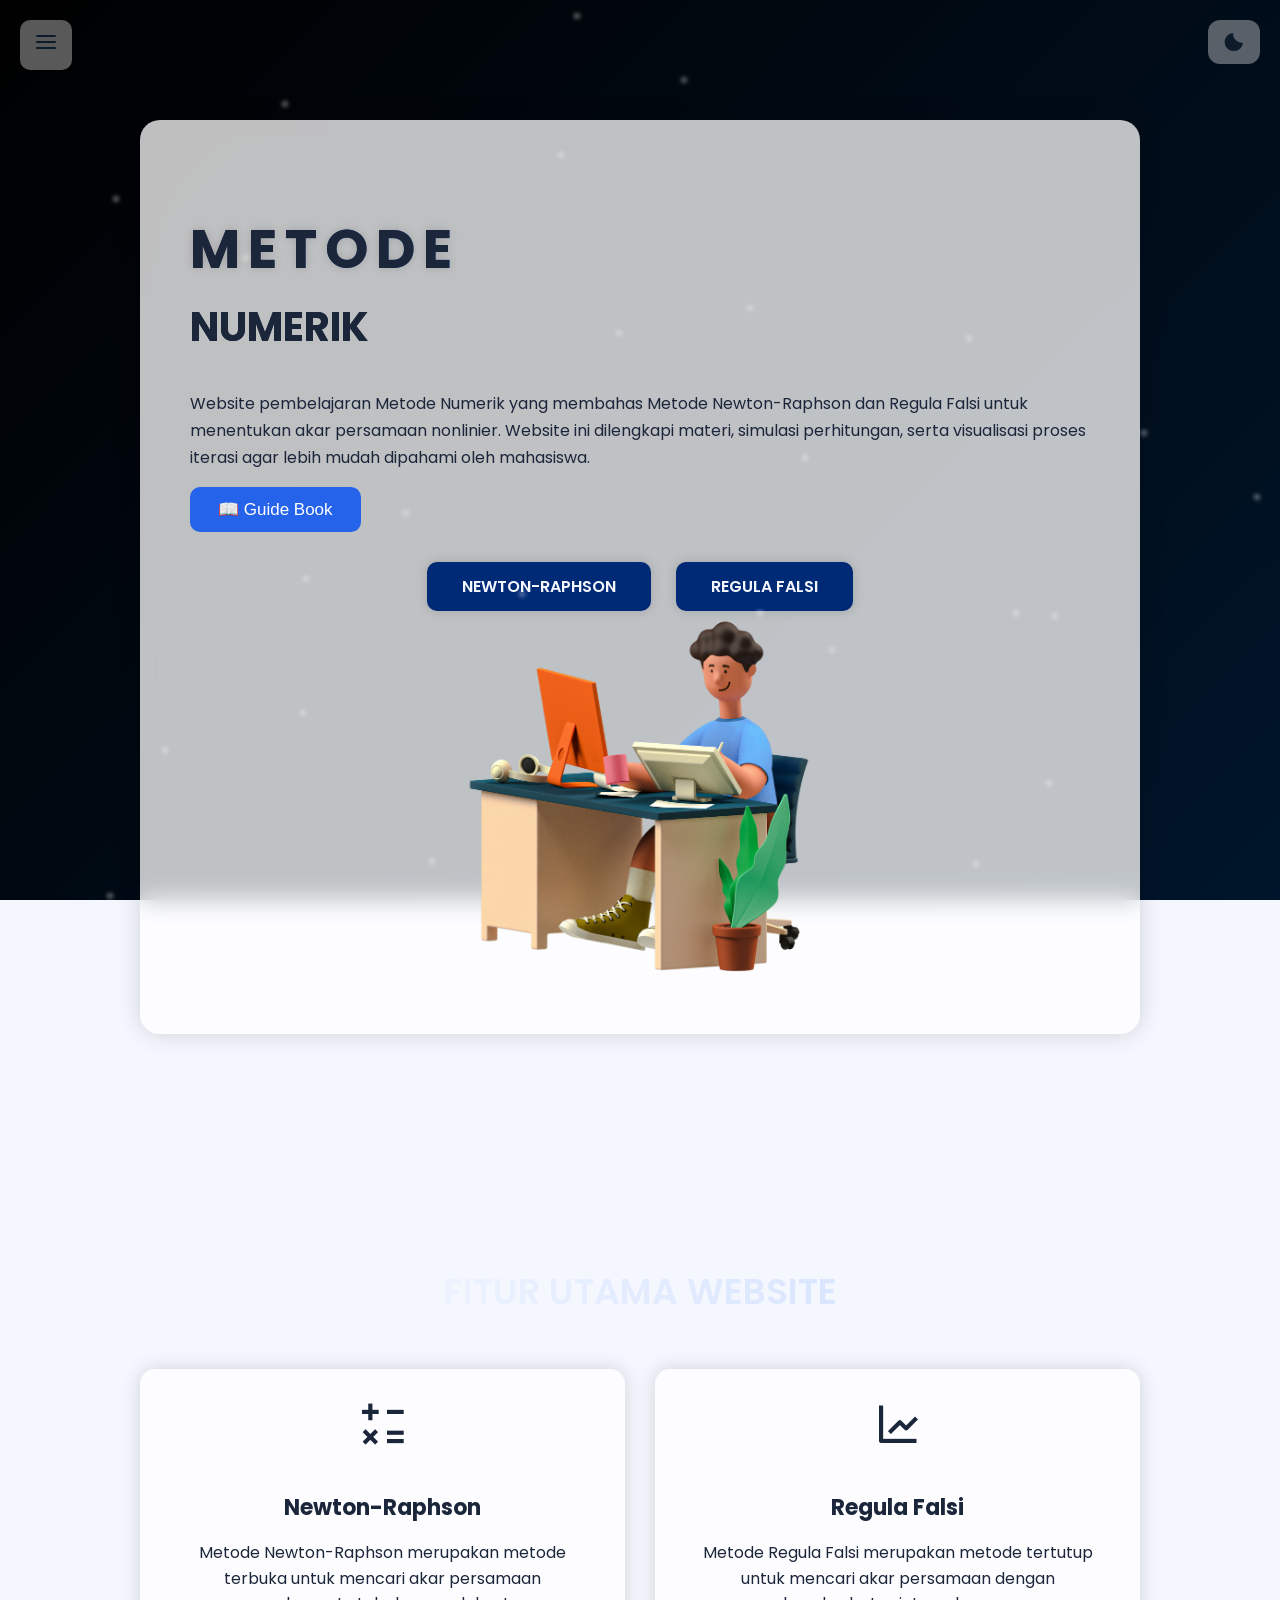
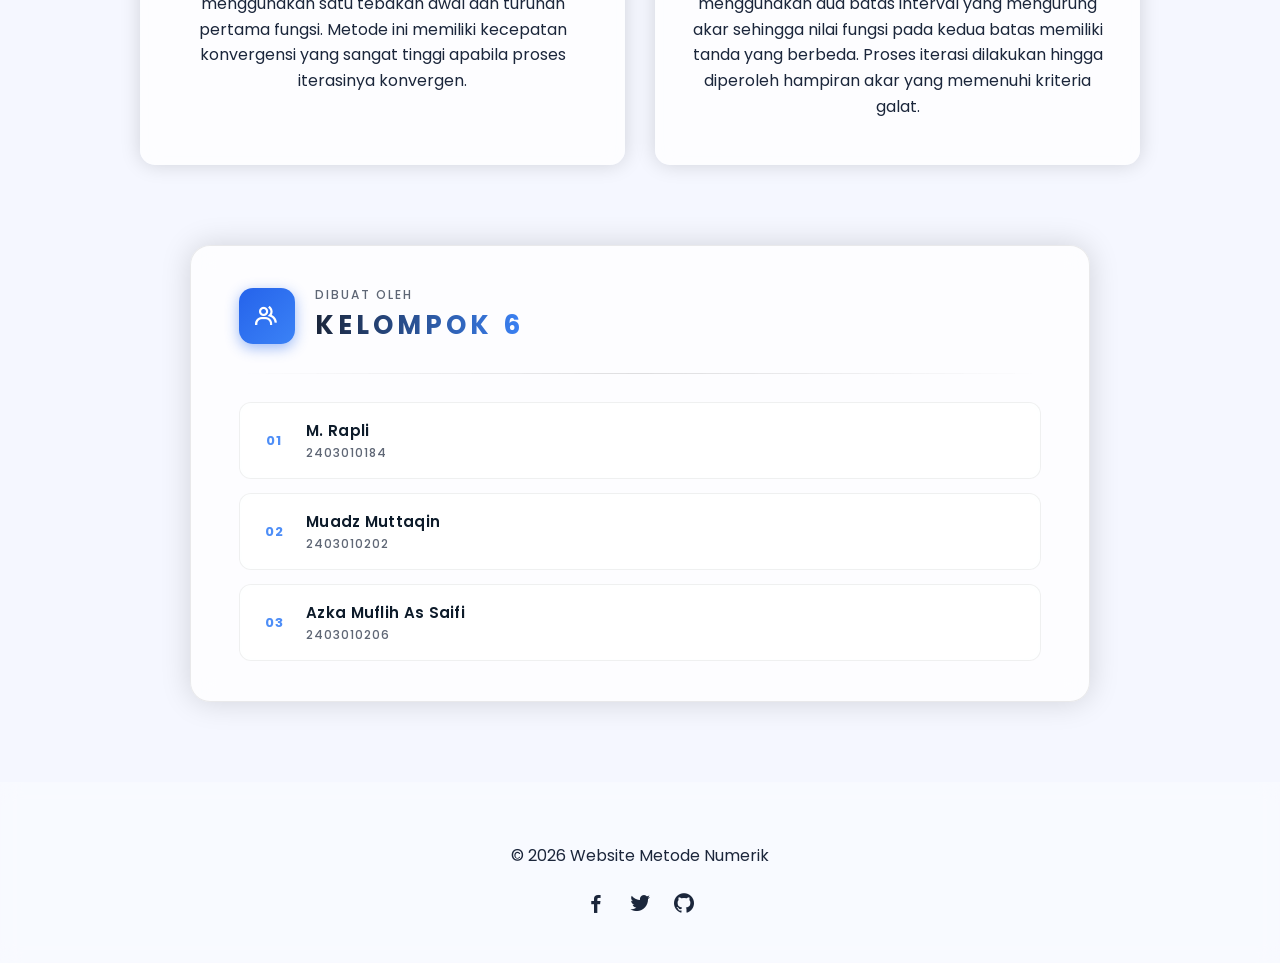
<file: index.html>
<!DOCTYPE html>
<html lang="id">
  <head>
    <meta charset="UTF-8" />
    <meta name="viewport" content="width=device-width, initial-scale=1.0" />

    <title>Metode Numerik - Newton Raphson & Regula Falsi</title>

    <link
      rel="stylesheet"
      href="https://unpkg.com/boxicons@2.1.4/css/boxicons.min.css"
    />
   <link rel="stylesheet" href="beranda.css" />
  </head>
  <body>
    <!-- ANIMATED BACKGROUND -->
    <div class="bg-animation"></div>

    <!--BACKGROUND ANIMATION-->
    <div class="decor decor-left"></div>
    <div class="decor decor-right"></div>

    <!-- SIDEBAR -->
    <aside id="sidebar" class="sidebar">
      <button
        id="closeSidebarBtn"
        class="close-sidebar-btn"
        aria-label="Tutup Menu"
      >
        <i class="bx bx-x"></i>
      </button>
      <h2 class="side-title">MENU</h2>

      <!--Tambah Navbar-->
<nav class="side-nav">

  <a href="index.html" class="side-link active">
    <i class="bx bx-home"></i> Beranda
  </a>

  <a href="newton raphson.html" class="side-link">
    <i class="bx bx-book"></i> Newton-Raphson
  </a>

  <a href="regula falsi.html" class="side-link">
    <i class="bx bx-calculator"></i> Regula Falsi
  </a>

</nav>

    </aside>

    <!-- TOGGLE SIDEBAR BUTTON -->
    <button
      id="toggleBtn"
      class="toggle-btn"
      aria-label="Buka Menu navigasi"
      aria-controls="sidebar"
      aria-expanded="false"
    >
      <svg
        class="icon"
        viewBox="0 0 24 24"
        width="24"
        height="24"
        aria-hidden="true"
      >
        <path
          d="M3 6h18M3 12h18M3 18h18"
          stroke="currentColor"
          stroke-width="2"
          stroke-linecap="round"
        />
      </svg>
      <!-- Ganti-->
    </button>

    <!-- TOGGLE THEME BUTTON -->
    <button
      id="themeToggle"
      class="theme-btn"
      aria-label="Aktifkan Mode Gelap"
      aria-pressed="false"
    >
      <svg
        class="icon"
        viewBox="0 0 24 24"
        width="24"
        height="24"
        aria-hidden="true"
      >
        <path
          d="M21 12.79A9 9 0 0 1 11.21 3 7 7 0 1 0 12 21a9 9 0 0 0 9-8.21z"
          fill="currentColor"
        />
      </svg>
      <svg
        class="icon"
        viewBox="0 0 24 24"
        width="24"
        height="24"
        aria-hidden="true"
      >
        <circle
          cx="12"
          cy="12"
          r="5"
          stroke="currentColor"
          stroke-width="2"
          fill="none"
        />
        <path
          d="M12 1v2M12 21v2M4.22 4.22L5.64 5.64M18.36 18.36l1.42 1.42
              M1 12h2M21 12h2M4.22 19.78L5.64 18.36M18.36 5.64l1.42-1.42"
          stroke="currentColor"
          stroke-width="2"
          stroke-linecap="round"
        />
      </svg>
      <!-- Ganti-->
    </button>

    <!-- HERO CONTENT -->
    <header class="hero">
      <div class="hero-card">
        <div class="hero-content">
          <div class="hero-text">
           <h1 class="title floating">METODE</h1>
<h2 class="subtitle">NUMERIK</h2>
          

          <p class="desc">
Website pembelajaran Metode Numerik yang membahas
Metode Newton-Raphson dan Regula Falsi untuk menentukan
akar persamaan nonlinier.

Website ini dilengkapi materi, simulasi perhitungan,
serta visualisasi proses iterasi agar lebih mudah
dipahami oleh mahasiswa.
            </p>
<button id="openGuide" class="guide-btn">
    📖 Guide Book
</button>

<div class="btn-group">
  <a href="newton raphson.html" class="btn">
    NEWTON-RAPHSON
  </a>

  <a href="regula falsi.html" class="btn">
    REGULA FALSI
  </a>
</div>



          <div class="hero-img">
            <img src="illustration.png" alt="Ilustrasi PNG" />
          </div>
        </div>
      </div>
    </header>

    <!-- FITUR UTAMA SECTION -->
    <main class="features">
      <h2 class="features-title">FITUR UTAMA WEBSITE</h2>
<section class="features-grid">

  <article class="feature-card">
    <i class="bx bx-math"></i>

    <h3>Newton-Raphson</h3>

   <p>
Metode Newton-Raphson merupakan metode terbuka 
untuk mencari akar persamaan menggunakan satu 
tebakan awal dan turunan pertama fungsi. Metode 
ini memiliki kecepatan konvergensi yang sangat 
tinggi apabila proses iterasinya konvergen.
</p>
  </article>

  <article class="feature-card">
    <i class="bx bx-line-chart"></i>

    <h3>Regula Falsi</h3>

<p>
Metode Regula Falsi merupakan metode tertutup 
untuk mencari akar persamaan dengan menggunakan 
dua batas interval yang mengurung akar sehingga 
nilai fungsi pada kedua batas memiliki tanda yang 
berbeda. Proses iterasi dilakukan hingga diperoleh 
hampiran akar yang memenuhi kriteria galat.
</p>
  </article>

</section>

    </main>

    <!-- IDENTITAS KELOMPOK -->
    <section class="kelompok-section">
      <div class="kelompok-card">

        <div class="kelompok-header">
          <div class="kelompok-icon">
            <i class="bx bx-group"></i>
          </div>
          <div>
            <p class="kelompok-label">Dibuat oleh</p>
            <h2 class="kelompok-judul">KELOMPOK 6</h2>
          </div>
        </div>

        <div class="kelompok-divider"></div>

        <ul class="kelompok-list">
          <li class="kelompok-item">
            <span class="kelompok-nomor">01</span>
            <div class="kelompok-info">
              <span class="kelompok-nama">M. Rapli</span>
              <span class="kelompok-nim">2403010184</span>
            </div>
          </li>
          <li class="kelompok-item">
            <span class="kelompok-nomor">02</span>
            <div class="kelompok-info">
              <span class="kelompok-nama">Muadz Muttaqin</span>
              <span class="kelompok-nim">2403010202</span>
            </div>
          </li>
          <li class="kelompok-item">
            <span class="kelompok-nomor">03</span>
            <div class="kelompok-info">
              <span class="kelompok-nama">Azka Muflih As Saifi</span>
              <span class="kelompok-nim">2403010206</span>
            </div>
          </li>
        </ul>

      </div>
    </section>

    <!-- FOOTER -->
    <footer class="footer">
      <p>
      <p>
  &copy; 2026 Website Metode Numerik
</p>
      </p>
      <div class="footer-links">
        <a href="#"><i class="bx bxl-facebook"></i></a>
        <a href="#"><i class="bx bxl-twitter"></i></a>
        <a href="#"><i class="bx bxl-github"></i></a>
      </div>
    </footer>
<div class="guide-modal" id="guideModal">

    <div class="guide-content">

        <span class="close-guide">&times;</span>

        <h2>📖 Guide Book</h2>

        <h3>1. Tujuan Website</h3>

        <p>
            Website ini dibuat sebagai media pembelajaran untuk membantu pengguna
            memahami dan menghitung akar persamaan nonlinier menggunakan metode
            Regula Falsi dan Newton-Raphson sesuai materi pada Modul Metode Numerik.
        </p>

        <h3>2. Menu Beranda</h3>

        <p>
            Halaman Beranda berisi informasi mengenai website, penjelasan singkat
            setiap metode, serta tombol navigasi menuju halaman Regula Falsi dan
            Newton-Raphson.
        </p>

        <h3>3. Halaman Regula Falsi</h3>

        <p>
            Pada halaman ini pengguna dapat memasukkan fungsi, batas bawah (a),
            batas atas (b), nilai toleransi galat, dan jumlah iterasi maksimum.
            Setelah tombol <b>Hitung</b> ditekan, sistem akan menampilkan akar
            hampiran, tabel iterasi, grafik fungsi, dan visualisasi setiap proses
            iterasi.
        </p>

        <h3>4. Halaman Newton-Raphson</h3>

        <p>
            Pada halaman ini pengguna dapat memasukkan fungsi, turunan fungsi,
            tebakan awal (x₀), nilai toleransi galat, dan jumlah iterasi maksimum.
            Sistem akan menampilkan akar hampiran, tabel iterasi, grafik fungsi,
            dan visualisasi proses perhitungan.
        </p>

        <h3>5. Cara Menulis Fungsi</h3>

        <p>Gunakan format penulisan berikut.</p>

<pre>
Pangkat     : x^3
Perkalian   : 2*x
Cosinus     : cos(x)


Contoh :

x^3-2*x-2
cos(x)-x
</pre>



    </div>

</div>
    <!--Bantuan menggunakan Website-->


   <script src="beranda.js"></script>
  </body>
</html>
</file>
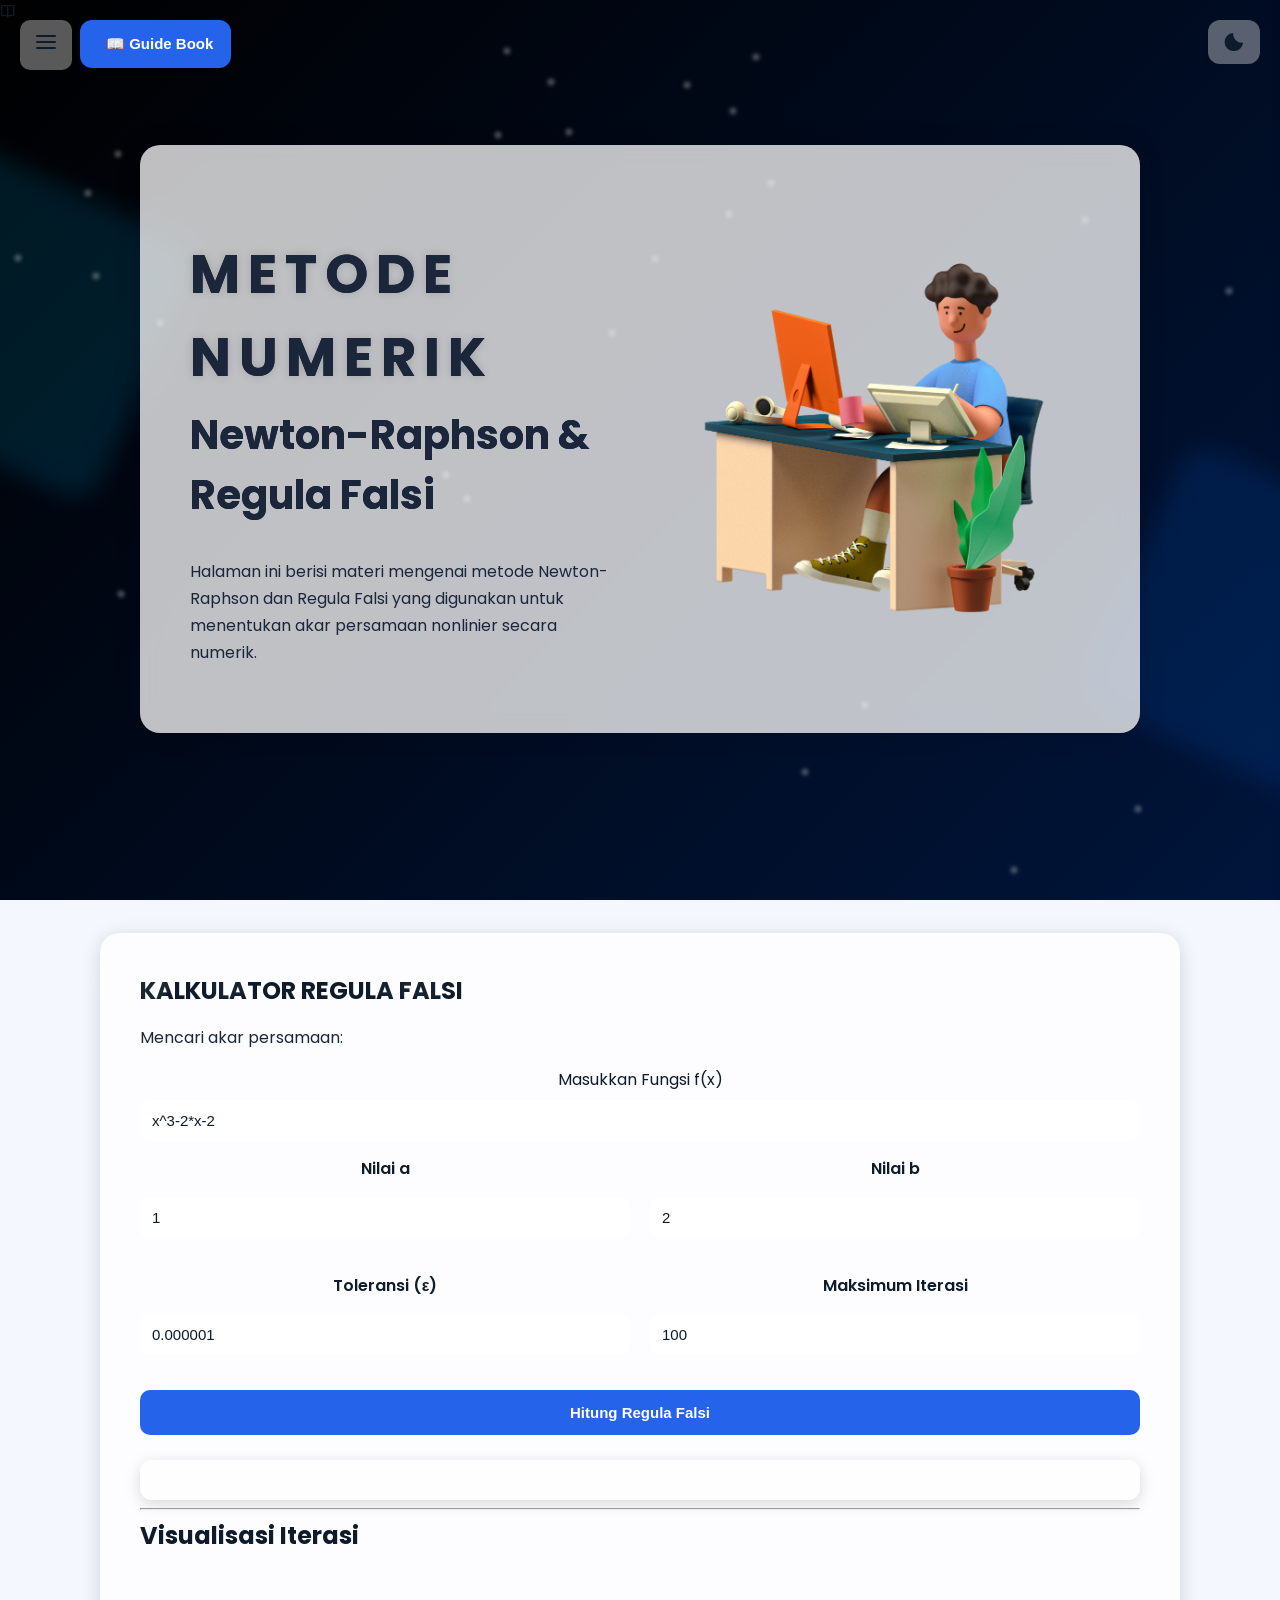
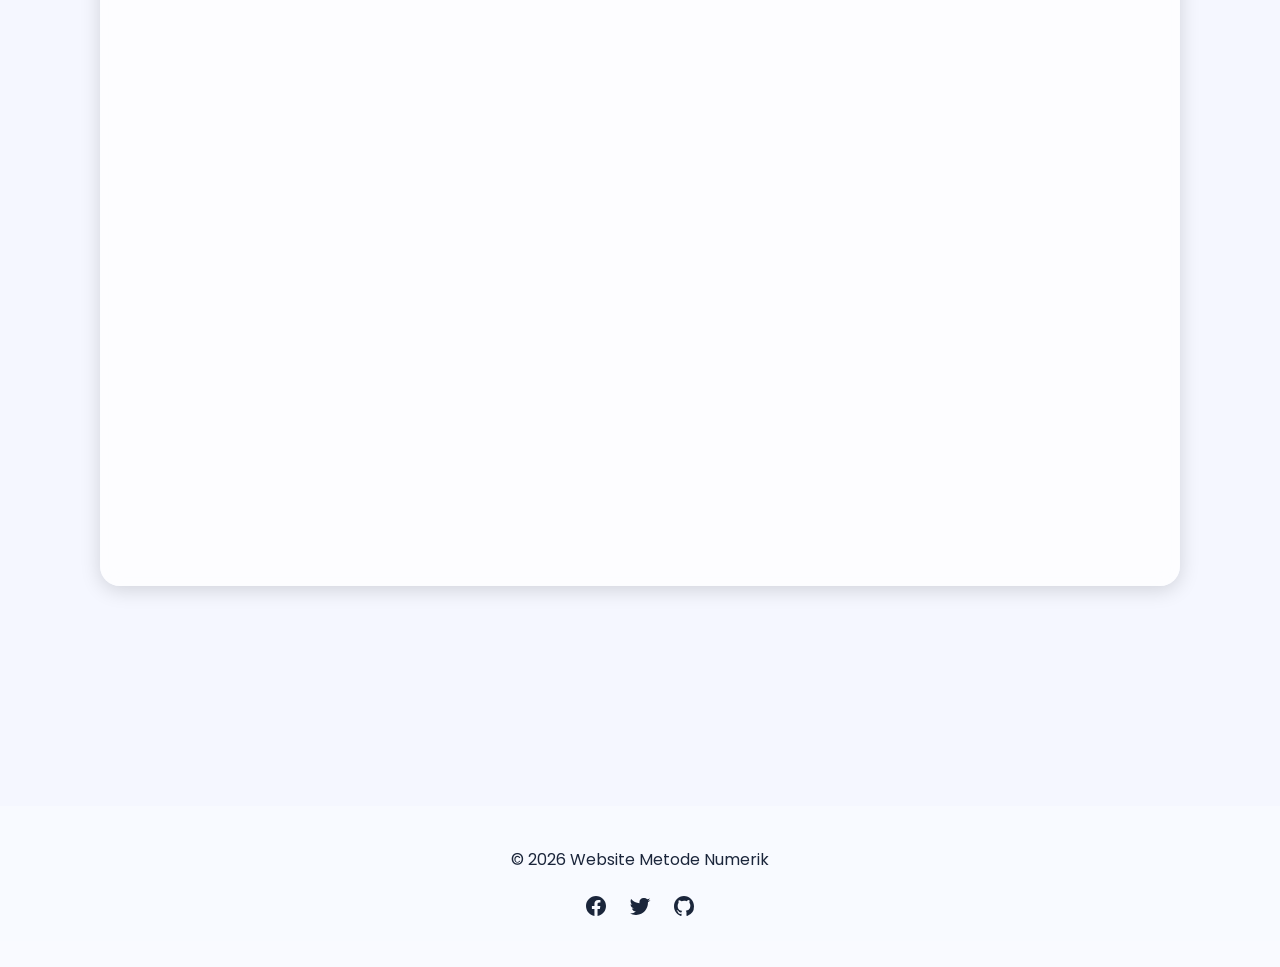
<file: regula falsi.html>
<!DOCTYPE html>
<html lang="id" data-theme="light" dir="ltr">
  <head>
    <!-- CHARSET -->
    <meta charset="UTF-8" />

    <!-- RESPONSIVE -->
    <meta name="viewport" content="width=device-width, initial-scale=1.0" />

    <!-- TITLE -->
  <title>Materi Metode Numerik</title>

    <!-- PERFORMANCE: PRECONNECT -->
    <link rel="preconnect" href="https://fonts.googleapis.com" />
    <link rel="preconnect" href="https://fonts.gstatic.com" crossorigin />
    <link rel="preconnect" href="https://www.youtube.com" />

    <!-- STYLE UTAMA  di sambuang -->
  <link rel="stylesheet" href="regula falsi.css" />

    <!-- ICON LIBRARY -->
    <link
      rel="stylesheet"
      href="https://unpkg.com/boxicons@2.1.4/css/boxicons.min.css"
    />
  </head>
  <body>
    <!-- ANIMATED BACKGROUND -->
    <div class="bg-animation"></div>

    <!--DECORATION-->
    <div class="decor decor-left"></div>
    <div class="decor decor-right"></div>

    <!-- SIDEBAR -->
    <aside
      id="sidebar"
      class="sidebar"
      role="navigation"
      aria-label="Menu Navigasi Utama"
      aria-hidden="true"
    >
      <button
        id="closeSidebarBtn"
        class="close-sidebar-btn"
        aria-label="Tutup Menu"
      >
        <i class="bx bx-x"></i>
      </button>
      <h2 class="side-title">MENU</h2>

   <nav class="side-nav">

  <a href="index.html" class="side-link">
    <i class="bx bx-home"></i> Beranda
  </a>

  <a href="newton raphson.html" class="side-link">
    <i class="bx bx-book"></i> Newton-Raphson
  </a>

  <a href="regula falsi.html" class="side-link active">
    <i class="bx bx-calculator"></i> Regula Falsi
  </a>

</nav>
    </aside>

    <!-- TOGGLE BUTTON -->
    <button
      id="toggleBtn"
      class="toggle-btn"
      aria-label="Buka Menu navigasi"
      aria-controls="sidebar"
      aria-expanded="false"
    >
      <svg
        class="icon"
        viewBox="0 0 24 24"
        width="24"
        height="24"
        aria-hidden="true"
      >
        <path
          d="M3 6h18M3 12h18M3 18h18"
          stroke="currentColor"
          stroke-width="2"
          stroke-linecap="round"
        />
      </svg>
      <!-- Ganti-->
    </button>

    <!-- TOGGLE THEME BUTTON -->
    <button
    id="guideBtn"
class="guide-btn">
    <i class="fa-solid fa-book-open"></i>
    <span> 📖 Guide Book</span>
</button>
    <i class="bx bx-book-open"></i>

</button>
    
    <button
      id="themeToggle"
      class="theme-btn"
      aria-label="Aktifkan Mode Gelap"
      aria-pressed="false"
    >
      <svg
        class="icon"
        viewBox="0 0 24 24"
        width="24"
        height="24"
        aria-hidden="true"
      >
        <path
          d="M21 12.79A9 9 0 0 1 11.21 3 7 7 0 1 0 12 21a9 9 0 0 0 9-8.21z"
          fill="currentColor"
        />
      </svg>
      <svg
        class="icon"
        viewBox="0 0 24 24"
        width="24"
        height="24"
        aria-hidden="true"
      >
        <circle
          cx="12"
          cy="12"
          r="5"
          stroke="currentColor"
          stroke-width="2"
          fill="none"
        />
        <path
          d="M12 1v2M12 21v2M4.22 4.22L5.64 5.64M18.36 18.36l1.42 1.42
              M1 12h2M21 12h2M4.22 19.78L5.64 18.36M18.36 5.64l1.42-1.42"
          stroke="currentColor"
          stroke-width="2"
          stroke-linecap="round"
        />
      </svg>
      <!-- Ganti-->
    </button>

    <!-- HERO CONTENT -->
    <header class="hero" role="banner" aria-labelledby="heroTitle">
      <div class="hero-card">
        <div class="hero-content">
          <div class="hero-text">
            <h1 class="title floating">METODE NUMERIK</h1>

<h2 class="subtitle">
Newton-Raphson & Regula Falsi
</h2>

<p class="desc">
Halaman ini berisi materi mengenai metode Newton-Raphson
dan Regula Falsi yang digunakan untuk menentukan akar
persamaan nonlinier secara numerik.
</p>
          </div>
          <div class="hero-img">
            <img
              src="illustration.png"
              alt="Ilustrasi materi konkurensi dalam sistem operasi"
              loading="lazy"
              decoding="async"
              fetchpriority="low"
            />
          </div>
        </div>
      </div>
    </header>


   
<main id="mainContent" class="materi-content">

  <section class="container">

    <div class="materi-card">

      <h2>KALKULATOR REGULA FALSI</h2>

      <p>Mencari akar persamaan:</p>

<label>Masukkan Fungsi f(x)</label>
<input
    type="text"
    id="fungsi"
    value="x^3-2*x-2"
    placeholder="Contoh: x^3-2*x-2">

<div class="input-row">

    <div class="input-group">
        <label>Nilai a</label>
        <input type="number" id="a" value="1" step="any">
    </div>

    <div class="input-group">
        <label>Nilai b</label>
        <input type="number" id="b" value="2" step="any">
    </div>

</div>

<div class="input-row">

    <div class="input-group">
        <label>Toleransi (ε)</label>
        <input
            type="number"
            id="epsilon"
            value="0.000001"
            step="0.000001">
    </div>

    <div class="input-group">
        <label>Maksimum Iterasi</label>
        <input
            type="number"
            id="maksIterasi"
            value="100">
    </div>

</div>


      <button onclick="hitungRegulaFalsi()">
        Hitung Regula Falsi
      </button>

      <div id="hasilRegula"></div>

    <hr>

<h2>Visualisasi Iterasi</h2>

<div id="iterasiButtons"></div>

<div id="infoIterasi"></div>

<div id="grafikRegula"
style="
width:100%;
height:520px;
margin-top:20px;
">
</div>

  </section>

</main>


    <!-- VIDEO SECTION -->
    <section
      id="video-section"
      class="video-wrapper"
      aria-labelledby="videoSectionTitle"
    >
     <h2 id="videoSectionTitle">

</h2>
      <div
        class="video-carousel"
        role="region"
        aria-roledescription="carousel"
        aria-live="polite"
        aria-label="Carousel Video Konkurensi"
      >

      </div>
    </section>

    <!-- FOOTER -->
    <footer class="footer" data-theme-element="footer" role="contentinfo">
      <div class="footer-content container">
        <p>
        &copy; 2026 Website Metode Numerik
        </p>

        <nav class="footer-links" aria-label="Media Sosial">
          <a href="#" aria-label="Facebook">
            <svg viewBox="0 0 24 24" width="24" height="24" aria-hidden="true">
              <path
                fill="currentColor"
                d="M22 12c0-5.52-4.48-10-10-10S2 6.48 2 12c0 5 
                  3.66 9.13 8.44 9.88v-6.99h-2.54V12h2.54V9.8
                  c0-2.5 1.49-3.89 3.77-3.89 1.09 0 2.23.2 2.23.2v2.46h-1.26
                  c-1.24 0-1.63.77-1.63 1.56V12h2.78l-.44 2.89h-2.34v6.99
                  C18.34 21.13 22 17 22 12z"
              />
            </svg>
          </a>

          <a href="#" aria-label="Twitter">
            <svg viewBox="0 0 24 24" width="24" height="24" aria-hidden="true">
              <path
                fill="currentColor"
                d="M22.46 6c-.77.35-1.6.58-2.46.69a4.26 4.26 0 0 0 
                  1.88-2.35 8.28 8.28 0 0 1-2.68 1.02A4.13 4.13 0 0 0 
                  15.5 4c-2.27 0-4.1 1.9-4.1 4.24 0 .33.03.65.1.96A11.75 
                  11.75 0 0 1 3.15 5.1a4.33 4.33 0 0 0-.55 2.13c0 
                  1.47.72 2.78 1.82 3.55-.67-.02-1.3-.22-1.85-.52v.05c0 
                  2.05 1.41 3.73 3.27 4.12-.34.1-.72.16-1.12.16-.27 
                  0-.54-.03-.8-.08.54 1.78 2.1 3.08 3.95 3.11A8.33 8.33 
                  0 0 1 2 19.54 11.7 11.7 0 0 0 8.29 21c7.55 0 11.68-6.5 
                  11.68-12.13 0-.2-.01-.41-.02-.61A8.5 8.5 0 0 0 22.46 6z"
              />
            </svg>
          </a>

          <a href="#" aria-label="GitHub">
            <svg viewBox="0 0 24 24" width="24" height="24" aria-hidden="true">
              <path
                fill="currentColor"
                d="M12 2C6.48 2 2 6.58 2 12.26c0 4.51 2.87 8.33 6.84 
                  9.69.5.1.68-.22.68-.48v-1.7c-2.78.62-3.36-1.37-3.36-1.37
                  -.46-1.19-1.12-1.51-1.12-1.51-.9-.63.07-.62.07-.62 
                  1 .07 1.54 1.06 1.54 1.06.9 1.57 2.36 1.12 2.94.86.09-.67.35-1.12.63-1.38
                  -2.22-.26-4.55-1.15-4.55-5.14 0-1.14.39-2.07 1.03-2.8-.1
                  -.26-.45-1.3.1-2.7 0 0 .84-.28 2.75 1.06A9.3 
                  9.3 0 0 1 12 6.8c.85.01 1.7.12 2.5.36 1.9-1.34 2.74-1.06 
                  2.74-1.06.55 1.4.21 2.44.1 2.7.64.73 1.02 1.66 1.02 2.8 
                  0 3.99-2.34 4.87-4.57 5.12.36.32.69.94.69 1.9v2.82c0 
                  .26.18.59.69.48A10.04 10.04 0 0 0 22 12.26C22 6.58 17.52 
                  2 12 2z"
              />
            </svg>
          </a>
        </nav>
      </div>
    </footer>

<script src="https://cdn.plot.ly/plotly-2.35.2.min.js"></script>
  <script src="regula falsi.js" defer></script>
 <!-- ===========================
     GUIDE BOOK
============================ -->

<aside id="guidePanel" class="guide-panel">

    <div class="guide-header">

        <h2>📖 User Guide</h2>

        <button id="closeGuide">✕</button>

    </div>

    <div class="guide-content">

        <h3>1. Langkah Penggunaan</h3>

        <ol>

            <li>Masukkan fungsi f(x).</li>

            <li>Contoh fungsi yang dapat digunakan:
                <ul>
                    <li>x^3-2*x-2</li>
                    <li>cos(x)-x</li>
                    <li>sin(x)-0.5</li>
                    <li>x*cos(x)-1</li>
                </ul>
            </li>

            <li>Masukkan nilai batas bawah (a).</li>

            <li>Masukkan nilai batas atas (b).</li>

            <li>Pastikan nilai <b>f(a) × f(b) &lt; 0</b> agar interval mengurung akar.</li>

            <li>Masukkan nilai toleransi (ε).</li>

            <li>Masukkan jumlah maksimum iterasi.</li>

            <li>Klik tombol <b>Hitung Regula Falsi</b>.</li>

        </ol>

        <hr>

        <h3>2. Membaca Hasil Perhitungan</h3>

        <ul>

            <li><b>Akar Hampiran</b> menampilkan hasil akar persamaan yang diperoleh.</li>

            <li><b>Jumlah Iterasi</b> menunjukkan banyaknya iterasi yang dilakukan hingga memenuhi kriteria berhenti.</li>

            <li><b>Tabel Iterasi</b> menampilkan nilai a, b, c, f(a), f(b), f(c), selang baru, lebar selang, dan status setiap iterasi.</li>

            <li><b>Kesimpulan</b> memberikan informasi apakah proses iterasi berhasil menemukan akar hampiran.</li>

        </ul>

        <hr>

        <h3>3. Visualisasi Iterasi</h3>

        <ul>

            <li>Klik tombol <b>Iter 0, Iter 1, Iter 2, ...</b> untuk melihat proses pencarian akar pada setiap iterasi.</li>

            <li>Informasi nilai <b>a</b>, <b>b</b>, <b>c</b>, <b>f(a)</b>, <b>f(b)</b>, dan <b>f(c)</b> akan berubah sesuai iterasi yang dipilih.</li>

            <li>Grafik akan diperbarui sehingga pengguna dapat melihat perubahan posisi garis secant dan titik akar pada setiap iterasi.</li>

        </ul>

        <hr>

        <h3>4. Toolbar Grafik</h3>

        <ul>

            <li><b>Zoom</b> digunakan untuk memperbesar tampilan grafik.</li>

            <li><b>Pan</b> digunakan untuk menggeser tampilan grafik.</li>

            <li><b>Reset Axes</b> digunakan untuk mengembalikan grafik ke tampilan awal.</li>

            <li><b>Gambar Camera</b> digunakan untuk download gamabar grafik</li>
        </ul>

        <hr>

        <h3>5. Catatan</h3>

        <ul>

            <li>Gunakan <b>*</b> untuk operasi perkalian.</li>

            <li>Gunakan <b>^</b> untuk operasi perpangkatan.</li>

            <li>Pastikan fungsi ditulis dengan format yang benar agar dapat dihitung oleh sistem.</li>

            <li>Metode Regula Falsi hanya dapat digunakan jika interval awal memenuhi syarat <b>f(a) × f(b) &lt; 0</b>.</li>

        </ul>

    </div>

</aside>





</body>
</html>
</file>
<file: beranda.css>
/* GOOGLE FONTS */
@import url("https://fonts.googleapis.com/css2?family=Poppins:wght@300;400;500;600;700&display=swap");

/* ------------------------------------------------------
   CSS VARIABLES (LIGHT MODE DEFAULT)
------------------------------------------------------ */
:root[data-theme="light"] {
  --text: #0d1b2a;
  --text-alt: #1b263b;
  --bg: #f5f7ff;
  --card-bg: rgba(255, 255, 255, 0.75);
  --glass-bg: rgba(255, 255, 255, 0.35);
--primary: #3b82f6;
  --light-border: rgba(0, 0, 0, 0);
  --shadow: rgba(0, 0, 0, 0.15);
  --help: #002a76;
}

/* ------------------------------------------------------
   DARK MODE
   Tanpa @media wrapper agar toggle manual (tombol tema /
   data-theme via JS) selalu bekerja, tidak tergantung
   pengaturan sistem operasi.
------------------------------------------------------ */
:root[data-theme="dark"] {
  --text: #ffffff;
  --text-alt: #dbe9ff;
  --bg: #03204a;
  --card-bg: rgba(255, 255, 255, 0.08);
  --glass-bg: rgba(255, 255, 255, 0.08);
  --primary: #002a76;
  --light-border: rgba(255, 255, 255, 0);
  --shadow: rgba(0, 0, 0, 0.4);
  --help: #e2e2e2;
}
/* RESET */
body {
  margin: 0;
  font-family: "Poppins", sans-serif;
  overflow-x: hidden;
  color: var(--text);
  background: var(--bg);
}

/* ANIMATED BACKGROUND */
.bg-animation {
  position: fixed;
  width: 100%;
  height: 100%;
  background: linear-gradient(-45deg, #03204a, #002a55, #000000);
  background-size: 400% 400%;
  animation: gradientMove 12s ease infinite;
  z-index: -10;
}

@keyframes gradientMove {
  0% {
    background-position: 0 50%;
  }
  50% {
    background-position: 100% 50%;
  }
  100% {
    background-position: 0 50%;
  }
}

/* SIDEBAR */
.sidebar {
  position: fixed;
  top: 0;
  left: -260px;
  width: 260px;
  height: 100vh;
  padding: 30px 20px;

  transform: translateX(-100%);
  backdrop-filter: blur(15px);
  background: var(--glass-bg);
  border-right: 1px solid var(--shadow);
  box-shadow: 4px 0 15px var(--shadow);
  transition: 0.35s ease;
  z-index: 20;
}

.sidebar.open {
  left: 0;
  transform: translateX(0);
}

/*TAMBAH CSS BAGIAN INI SIDEBAR HEADER 28-11-2025 START*/
.close-sidebar-btn {
  position: absolute;
  top: 15px;
  right: 15px;
  background: none;
  border: none;
  color: var(--text-alt);
  font-size: 28px;
  cursor: pointer;
  padding: 5px;
  border-radius: 5px;
  transition: 0.3s;
}

.close-sidebar-btn:hover {
  color: var(--bg);
  transform: scale(1.1);
}
/*TAMBAH CSS BAGIAN INI SIDEBAR HEADER 28-11-2025 END*/

.side-title {
  text-align: center;
  margin-bottom: 25px;
  font-size: 22px;
  letter-spacing: 2px;
  color: var(--text);
}

.side-link {
  display: flex;
  align-items: center;
  gap: 12px;
  padding: 12px 15px;
  margin-bottom: 8px;
  font-size: 15px;
  color: var(--text-alt);
  text-decoration: none;
  border-radius: 8px;
  transition: 0.25s;
}

.side-link:hover,
.side-link.active {
  background: var(--glass-bg);
  transform: scale(1.03);
}

/*TAMBAH CSS BAGIAN INI SIDENAV 28-11-2025 START*/
.side-nav {
  display: flex;
  flex-direction: column;
}
/*TAMBAH CSS BAGIAN INI SIDENAV 28-11-2025 END*/

/* TOGGLE BUTTON */
.toggle-btn {
  position: fixed;
  top: 20px;
  left: 20px;
  background: var(--glass-bg);
  backdrop-filter: blur(6px);
  border: none;
  padding: 10px 14px;
  border-radius: 10px;
  cursor: pointer;
  color: var(--text);
  font-size: 22px;
  z-index: 30;
  transition: 0.3s;
}

.toggle-btn:hover {
  transform: scale(1.1); /*Menganti background menjadi transform*/
}

/*TAMBAH CSS BAGIAN INI THEME BUTTON 28-11-2022 START*/
/*THEME BUTTON*/
.theme-btn {
  position: fixed;
  top: 20px;
  right: 20px;
  background: var(--glass-bg);
  border: none;
  padding: 10px 14px;
  border-radius: 12px;
  backdrop-filter: blur(6px);
  cursor: pointer;
  font-size: 22px;
  color: var(--text);
  z-index: 100;
  transition: 0.3s;
}
.theme-btn:hover {
  transform: scale(1.1);
}

/* TAMBAH: Gaya untuk Ikon SVG di Theme Toggle  28-11-2025 STRART*/
.theme-btn svg {
  display: none; /* Sembunyikan semua SVG secara default */
  width: 24px;
  height: 24px;
}

/* Aturan untuk ikon Bulan (indeks 0 - Mode Gelap) */
.theme-btn svg:first-child {
  display: block;
}

/* Aturan untuk ikon Matahari (indeks 1 - Mode Terang) */
.theme-btn svg:last-child {
  display: none;
}

/* Saat Dark Mode AKTIF (kelas ditambahkan oleh JS) */
.theme-btn.dark-mode-active svg:first-child {
  display: none; /* Sembunyikan Bulan */
}
.theme-btn.dark-mode-active svg:last-child {
  display: block; /* Tampilkan Matahari */
}
/*TAMBAH CSS BAGIAN INI THEME DAN SVG 28-11-2025 END*/

/* HERO */
.hero {
  padding: 120px 40px;
  display: flex;
  justify-content: center;
  text-align: center;
}

/* Floating Card */
.hero-card {
  text-align: left;
  display: flex;
  gap: 40px;
  color: var(--text);
  background: var(--card-bg);
  padding: 50px;
  border-radius: 20px;
  backdrop-filter: blur(12px);
  box-shadow: 0 0 25px var(--shadow);
  max-width: 900px;
  animation: floatCard 1s ease forwards;
  align-items: center;
  justify-content: space-between;
}

.hero-card * {
  text-align: left !important;
}

/*TAMBAH CSS BAGIAN INI HERO CONTENT 28-11-2025 START*/
.hero-content {
  display: flex;
  flex-direction: row;
  align-items: center;
  justify-content: space-between;
  gap: 40px;
  width: 100%;
}

.hero-text {
  order: 1;
  flex: 1;
  color: var(--text-alt);
}

/*TAMBAH CSS BAGIAN INI HERO CONTENT 28-11-2025 END*/

@keyframes floatCard {
  from {
    transform: translateY(40px);
    opacity: 0;
  }
  to {
    transform: translateY(0);
    opacity: 1;
  }
}

/* TITLES WITH SHADING */
.title {
  font-size: 55px;
  font-weight: 700;
  letter-spacing: 8px;

  background: linear-gradient(to right, var(--text-alt), var(--primary));
  -webkit-background-clip: text;

  display: inline-block;
  text-shadow: 0 0 10px var(--shadow);
  transition: transform 0.2s ease-out;
}

.subtitle {
  margin-top: -30px; /* naikkan ke atas */
  font-size: 40px;
  background: linear-gradient(to right, var(--text-alt), var(--primary));
  -webkit-background-clip: text;
  transition: 0.3s ease;
}

/* PARAGRAPH */
.desc {
  color: var(--text-alt);
  line-height: 1.7;
  margin-top: 10px;
}

/*TAMBAH CSS BAGIAN INI HERO IMAGE 28-11-2025 START*/
/* HERO IMAGE */
.hero-img {
  order: 2;
  flex: 1;
  display: flex;
  justify-content: center;
}
.hero-img img {
  width: 100%;
  max-width: 350px;
  height: auto;
  animation: floatImg 4s ease-in-out infinite;
}
@keyframes floatImg {
  0% {
    transform: translateY(0);
  }
  50% {
    transform: translateY(-10px);
  }
  100% {
    transform: translateY(0);
  }
}
/*TAMBAH CSS BAGIAN INI HERO IMAGE 28-11-2025 END*/

/* BUTTONS */
.btn-group {
  margin-top: 30px;
  display: flex;
  justify-content: center;
  gap: 25px;
}

.btn {
  padding: 12px 35px;
  background: var(--help);
  color: var(--bg);
  border-radius: 10px;
  font-weight: 600;
  text-decoration: none;
  transition: 0.3s;
  box-shadow: 0 0 12px var(--shadow);
}

/*MENGHAPUS BUTTON ALT 28-11-2025*/

.btn:hover {
  transform: translateY(-3px);
  box-shadow: 0 0 18px var(--shadow);
}

/* FEATURES SECTION */
.features {
  padding: 80px 40px;
  text-align: center;
}

.features-title {
  font-size: 36px;
  font-weight: 600;
  margin-bottom: 50px;
  background: linear-gradient(to right, #ffffff, #c7d9ff);
  -webkit-background-clip: text;
  color: transparent;
}

.features-grid {
  display: grid;
  grid-template-columns: repeat(auto-fit, minmax(250px, 1fr));
  gap: 30px;
  max-width: 1000px;
  margin: 0 auto;
}

.feature-card {
  background: var(--card-bg);
  padding: 30px;
  border-radius: 15px;
  backdrop-filter: blur(10px);
  box-shadow: 0 0 20px var(--shadow);
  transition: 0.3s;
  cursor: pointer;
}

.feature-card:hover {
  transform: translateY(-10px);
}

.feature-card i {
  font-size: 50px;
  color: var(--text-alt);
  margin-bottom: 20px;
}

.feature-card h3 {
  font-size: 22px;
  margin-bottom: 15px;
  color: var(--text-alt);
}

.feature-card p {
  color: var(--text-alt);
  line-height: 1.6;
}

/* FOOTER */
.footer {
  padding: 40px 20px;
  text-align: center;
  background: var(--glass-bg);
  backdrop-filter: blur(10px);
  border-top: 1px solid var(--light-border);
}

.footer p {
  margin: 0 0 20px;
  color: var(--text-alt);
}

.footer-links {
  display: flex;
  justify-content: center;
  gap: 20px;
}

.footer-links a {
  color: var(--text-alt);
  font-size: 24px;
  transition: 0.3s;
}

.footer-links a:hover {
  color: var(--bg);
  transform: scale(1.2);
}

/* FLOATING BUBBLES */
.bubble {
  position: fixed;
  bottom: -100px;
  width: 40px;
  height: 40px;
  background: rgba(255, 255, 255, 0.12);
  border-radius: 50%;
  animation: bubbleFloat 12s linear infinite;
  pointer-events: none;
  filter: blur(1px);
}

@keyframes bubbleFloat {
  0% {
    transform: translateY(0) scale(1);
    opacity: 0;
  }
  10% {
    opacity: 0.5;
  }
  100% {
    transform: translateY(-110vh) scale(1.5);
    opacity: 0;
  }
}

/* RANDOM SMALL GLOW PARTICLES */
.particle {
  position: fixed;
  width: 6px;
  height: 6px;
  background: rgba(255, 255, 255, 0.4);
  border-radius: 50%;
  filter: blur(2px);
  animation: blink 4s infinite ease-in-out;
}

@keyframes blink {
  0%,
  100% {
    opacity: 0.1;
  }
  50% {
    opacity: 0.6;
  }
}




/*TAMBAH CSS BAGIAN INI RESPONSIVE DESIGN 28-11-2025 START*/
/* ------------------------------------------------------
   RESPONSIVE DESIGN 
   (100% MOBILE & TABLET FRIENDLY)
------------------------------------------------------ */
@media (max-width: 800px) {
  .hero-card {
    flex-direction: column;
    text-align: center;
    padding: 30px;
  }

  .hero-content {
    flex-direction: column;
    text-align: center;
  }
  .hero-text {
    order: 1;
  }
  .hero-img {
    order: 2;
  }
  .title {
    font-size: 40px;
  }
  .subtitle {
    font-size: 25px;
    margin-top: -10px;
  }
  .btn-group {
    flex-direction: column;
  }
  .hero-img img {
    max-width: 250px;
    width: 100%;
  }
  .sidebar {
    transform: translateX(-100%);
    /* box-shadow: none; <= opsional, tergantung desain awal */
  }

  /* Tampilkan tombol menu toggleBtn di luar sidebar */
  .toggle-btn {
    /* Gaya tombol menu di luar sidebar, pastikan fixed */
    display: block;
    position: fixed;
    top: 20px;
    left: 20px;
    z-index: 999;
    /* ... tambahkan gaya visual lain untuk toggle-btn ... */
  }

  /* Aturan saat sidebar dibuka */
  .sidebar.open {
    transform: translateX(0);
    box-shadow: 5px 0 20px var(--shadow);
  }

  /* Tampilkan Tombol Tutup di mobile/tablet */
  .close-sidebar-btn {
    display: block;
  }
}

@media (max-width: 600px) {
  .hero {
    padding: 80px 20px;
  }
  .title {
    font-size: 32px;
  }
  .subtitle {
    font-size: 20px;
  }
  .desc {
    font-size: 14px;
  }
  .toggle-btn {
    left: 10px;
    top: 10px;
  }
  .sidebar {
    width: 200px;
    left: -200px;
  }
}
/*TAMBAH CSS BAGIAN INI RESPONSIVE DESIGN 28-11-2025 END*/



.calculator-card{
  max-width:900px;
  margin:40px auto;
  padding:30px;
  border-radius:20px;
  background:var(--card-bg);
  backdrop-filter:blur(12px);
  box-shadow:0 0 20px var(--shadow);
}

.calculator-card input{
  width:100%;
  padding:12px;
  margin:10px 0;
  border:none;
  border-radius:10px;
  font-size:16px;
}

.calculator-card button{
  padding:12px 25px;
  border:none;
  border-radius:10px;
  cursor:pointer;
  background:#2563eb;
  color:white;
  font-weight:600;
}

.hasil{
  margin-top:20px;
  padding:15px;
  border-radius:10px;
  background:rgba(255,255,255,.08);
}


/* ======================================================
   IDENTITAS KELOMPOK
   (Tambahan baru — tidak ada CSS di atas yang diubah)
====================================================== */
.kelompok-section {
  padding: 0 40px 80px;
  display: flex;
  justify-content: center;
}

.kelompok-card {
  width: 100%;
  max-width: 900px;
  background: var(--card-bg);
  border-radius: 20px;
  padding: 40px 48px;
  backdrop-filter: blur(12px);
  box-shadow: 0 0 30px var(--shadow);
  border: 1px solid rgba(255, 255, 255, 0.12);
  animation: floatCard 1s ease forwards;
  box-sizing: border-box;
}

/* Header baris atas: ikon + label + judul */
.kelompok-header {
  display: flex;
  align-items: center;
  gap: 20px;
  margin-bottom: 28px;
}

.kelompok-icon {
  width: 56px;
  height: 56px;
  border-radius: 14px;
  background: linear-gradient(135deg, #2563eb, #3b82f6);
  display: flex;
  align-items: center;
  justify-content: center;
  flex-shrink: 0;
  box-shadow: 0 4px 14px rgba(37, 99, 235, 0.45);
}

.kelompok-icon i {
  font-size: 28px;
  color: #ffffff;
}

.kelompok-label {
  margin: 0 0 2px;
  font-size: 12px;
  font-weight: 500;
  letter-spacing: 2px;
  text-transform: uppercase;
  color: var(--text-alt);
  opacity: 0.7;
}

.kelompok-judul {
  margin: 0;
  font-size: 26px;
  font-weight: 700;
  letter-spacing: 4px;
  background: linear-gradient(to right, var(--text-alt), var(--primary));
  -webkit-background-clip: text;
  color: transparent;
  display: inline-block;
}

/* Garis pemisah */
.kelompok-divider {
  height: 1px;
  background: linear-gradient(
    to right,
    transparent,
    rgba(255, 255, 255, 0.2),
    transparent
  );
  margin-bottom: 28px;
}

/* List anggota */
.kelompok-list {
  list-style: none;
  margin: 0;
  padding: 0;
  display: flex;
  flex-direction: column;
  gap: 14px;
}

.kelompok-item {
  display: flex;
  align-items: center;
  gap: 18px;
  padding: 16px 20px;
  border-radius: 12px;
  background: var(--glass-bg);
  backdrop-filter: blur(8px);
  border: 1px solid rgba(255, 255, 255, 0.08);
  transition: transform 0.25s ease, box-shadow 0.25s ease;
}

.kelompok-item:hover {
  transform: translateX(6px);
  box-shadow: 0 4px 16px var(--shadow);
}

.kelompok-nomor {
  font-size: 13px;
  font-weight: 700;
  letter-spacing: 1px;
  color: #3b82f6;
  min-width: 28px;
  text-align: center;
  opacity: 0.9;
}

.kelompok-info {
  display: flex;
  flex-direction: column;
  gap: 2px;
}

.kelompok-nama {
  font-size: 15px;
  font-weight: 600;
  color: var(--text);
  letter-spacing: 0.3px;
}

.kelompok-nim {
  font-size: 12px;
  font-weight: 500;
  color: var(--text-alt);
  opacity: 0.7;
  letter-spacing: 1px;
}

/* Light mode: divider lebih subtle */
:root[data-theme="light"] .kelompok-divider {
  background: linear-gradient(
    to right,
    transparent,
    rgba(0, 0, 0, 0.12),
    transparent
  );
}

:root[data-theme="light"] .kelompok-card {
  border-color: rgba(0, 0, 0, 0.08);
}

:root[data-theme="light"] .kelompok-item {
  border-color: rgba(0, 0, 0, 0.06);
}

/* Responsive */
@media (max-width: 800px) {
  .kelompok-section {
    padding: 0 20px 60px;
  }

  .kelompok-card {
    padding: 30px 24px;
  }

  .kelompok-judul {
    font-size: 20px;
    letter-spacing: 2px;
  }

  .kelompok-icon {
    width: 48px;
    height: 48px;
  }

  .kelompok-icon i {
    font-size: 24px;
  }
}

@media (max-width: 600px) {
  .kelompok-section {
    padding: 0 15px 50px;
  }

  .kelompok-card {
    padding: 24px 18px;
  }

  .kelompok-item {
    padding: 13px 15px;
    gap: 14px;
  }

  .kelompok-nama {
    font-size: 14px;
  }

  .kelompok-nim {
    font-size: 11px;
  }

  .kelompok-judul {
    font-size: 18px;
  }
}

.guide-btn{

    padding:12px 28px;

    border:none;

    border-radius:10px;

    background:#2563eb;

    color:white;

    font-size:17px;

    cursor:pointer;

    transition:.3s;

}

.guide-btn:hover{

    background:#1d4ed8;

}

.guide-modal{

    display:none;

    position:fixed;

    left:0;

    top:0;

    width:100%;

    height:100%;

    background:rgba(0,0,0,.55);

    z-index:999;

}

.guide-content{

    width:70%;

    max-width:850px;

    max-height:85vh;

    overflow-y:auto;

    background:white;

    margin:40px auto;

    border-radius:15px;

    padding:35px;

    animation:popup .3s ease;

}

@keyframes popup{

    from{

        transform:scale(.8);

        opacity:0;

    }

    to{

        transform:scale(1);

        opacity:1;

    }

}

.close-guide{

    float:right;

    font-size:34px;

    cursor:pointer;

}

.guide-content h2{

    color:#0f172a;

    margin-bottom:20px;

}

.guide-content h3{

    color:#2563eb;

    margin-top:25px;

}

.guide-content p{

    line-height:1.8;

    text-align:justify;

}

.guide-content pre{

    background:#f3f4f6;

    padding:15px;

    border-radius:10px;

    overflow:auto;

}
</file>
<file: regula falsi.css>
/* ------------------------------------------------------
   GOOGLE FONTS
------------------------------------------------------ */
@import url("https://fonts.googleapis.com/css2?family=Poppins:wght@300;400;500;600;700&display=swap");

/* ------------------------------------------------------
   CSS VARIABLES (LIGHT MODE DEFAULT)
------------------------------------------------------ */
:root[data-theme="light"] {
  --text: #0d1b2a;
  --text-alt: #1b263b;
  --bg: #f5f7ff;
  --card-bg: rgba(255, 255, 255, 0.75);
  --glass-bg: rgba(255, 255, 255, 0.35);
  --primary: #002a76;
  --light-border: rgba(0, 0, 0, 0);
  --shadow: rgba(0, 0, 0, 0.15);
  --help: rgba(2, 0, 126, 0.795);
  --input-bg: rgba(255, 255, 255, 0.9);
  --input-color: #0d1b2a;
}

/* ------------------------------------------------------
   DARK MODE
   Tanpa @media wrapper agar toggle manual (tombol tema /
   data-theme via JS) selalu bekerja, tidak tergantung
   pengaturan sistem operasi.
------------------------------------------------------ */
:root[data-theme="dark"] {
  --text: #ffffff;
  --text-alt: #dbe9ff;
  --bg: #03204a;
  --card-bg: rgba(255, 255, 255, 0.08);
  --glass-bg: rgba(255, 255, 255, 0.08);
  --primary: #002a76;
  --light-border: rgba(255, 255, 255, 0);
  --shadow: rgba(0, 0, 0, 0.4);
  --help: rgba(255, 255, 255, 0.75);
  --input-bg: rgba(255, 255, 255, 0.08);
  --input-color: #f0f4ff;
}

/* ------------------------------------------------------
   RESET
------------------------------------------------------ */
body {
  margin: 0;
  font-family: "Poppins", sans-serif;
  color: var(--text);
  background: var(--bg);
  overflow-x: hidden;
}

/* ------------------------------------------------------
   BACKGROUND ANIMATION
------------------------------------------------------ */
.bg-animation {
  position: fixed;
  width: 100%;
  height: 100%;
  background: linear-gradient(-45deg, #03204a, #002a76, #000000);
  background-size: 400% 400%;
  animation: gradientMove 12s ease infinite;
  z-index: -10;
}
@keyframes gradientMove {
  0% {
    background-position: 0 50%;
  }
  50% {
    background-position: 100% 50%;
  }
  100% {
    background-position: 0 50%;
  }
}

/* ------------------------------------------------------
   SIDEBAR
------------------------------------------------------ */
.sidebar {
  position: fixed;
  top: 0;
  left: -260px;
  width: 260px;
  height: 100vh;
  padding: 30px 20px;
  transform: translateX(-100%);
  backdrop-filter: blur(15px);
  background: var(--glass-bg);
  border-right: 1px solid var(--shadow);
  box-shadow: 4px 0 15px var(--shadow);
  transition: 0.35s ease-in-out;
  z-index: 20;
}
.sidebar.open {
  left: 0;
  transform: translateX(0);
}

/* TOMBOL TUTUP SIDEBAR BARU */
.close-sidebar-btn {
  position: absolute;
  top: 15px;
  right: 15px;
  background: none;
  border: none;
  cursor: pointer;
  font-size: 28px;
  color: var(--text-alt);
  padding: 5px;
  border-radius: 5px;
  transition: 0.3s;
}

.close-sidebar-btn:hover {
  color: var(--text-alt);
  transform: scale(1.1);
}

.side-title {
  text-align: center;
  margin-bottom: 25px;
  font-size: 22px;
  color: var(--text);
  letter-spacing: 2px;
}

.side-link {
  display: flex;
  align-items: center;
  gap: 12px;
  padding: 12px 15px;
  margin-bottom: 8px;
  font-size: 15px;
  color: var(--text-alt);
  text-decoration: none;
  border-radius: 8px;
  transition: 0.25s;
}
.side-link:hover,
.side-link.active {
  background: var(--glass-bg);
  transform: scale(1.03);
}

.side-nav {
  display: flex;
  flex-direction: column;
}

/* TOGGLE BUTTON */
.toggle-btn {
  position: fixed;
  top: 20px;
  left: 20px;
  background: var(--glass-bg);
  backdrop-filter: blur(6px);
  border: none;
  padding: 10px 14px;
  border-radius: 10px;
  cursor: pointer;
  font-size: 22px;
  color: var(--text);
  font-size: 22px;
  z-index: 30;
  transition: 0.3s;
}
.toggle-btn:hover {
  transform: scale(1.1);
}

/*THEME BUTTON*/
.theme-btn {
  position: fixed;
  top: 20px;
  right: 20px;
  background: var(--glass-bg);
  border: none;
  padding: 10px 14px;
  border-radius: 12px;
  backdrop-filter: blur(6px);
  cursor: pointer;
  font-size: 22px;
  color: var(--text);
  z-index: 100;
  transition: 0.3s;
}
.theme-btn:hover {
  transform: scale(1.1);
}
/* TAMBAH: Gaya untuk Ikon SVG di Theme Toggle */
.theme-btn svg {
  display: none; /* Sembunyikan semua SVG secara default */
  width: 24px;
  height: 24px;
}

/* Aturan untuk ikon Bulan (indeks 0 - Mode Gelap) */
.theme-btn svg:first-child {
  display: block;
}

/* Aturan untuk ikon Matahari (indeks 1 - Mode Terang) */
.theme-btn svg:last-child {
  display: none;
}

/* Saat Dark Mode AKTIF (kelas ditambahkan oleh JS) */
.theme-btn.dark-mode-active svg:first-child {
  display: none; /* Sembunyikan Bulan */
}
.theme-btn.dark-mode-active svg:last-child {
  display: block; /* Tampilkan Matahari */
}

/* ------------------------------------------------------
   HERO
------------------------------------------------------ */
.hero {
  padding: 120px 40px;
  display: flex;
  justify-content: center;
}

.hero-card {
  text-align: left;
  display: flex;
  gap: 40px;
  color: var(--text);
  background: var(--card-bg);
  padding: 50px;
  border-radius: 20px;
  backdrop-filter: blur(12px);
  box-shadow: 0 0 25px var(--shadow);
  max-width: 900px;
  animation: floatCard 1s ease forwards;
  align-items: center;
  justify-content: space-between;
}

.hero-card * {
  text-align: left !important;
}

.hero-content {
  display: flex;
  flex-direction: row;
  align-items: center;
  justify-content: space-between;
  gap: 40px;
  width: 100%;
}

.hero-text {
  order: 1;
  flex: 1;
  color: var(--text-alt);
}

@keyframes floatCard {
  from {
    transform: translateY(40px);
    opacity: 0;
  }
  to {
    transform: translateY(0);
    opacity: 1;
  }
}

.title {
  font-size: 55px;
  font-weight: 700;
  letter-spacing: 8px;
  background: linear-gradient(to right, var(--text-alt), var(--primary));
  -webkit-background-clip: text;
  display: inline-block;
  text-shadow: 0 0 10px var(--shadow);
  transition: transform 0.2s ease-out;
}

.subtitle {
  margin-top: -30px;
  font-size: 40px;
  background: linear-gradient(to right, var(--text-alt), var(--primary));
  -webkit-background-clip: text;
  transition: 0.3 ease;
}

.desc {
  color: var(--text-alt);
  line-height: 1.7;
  margin-top: 10px;
}

/* HERO IMAGE */
.hero-img {
  order: 2;
  flex: 1;
  display: flex;
  justify-content: center;
}
.hero-img img {
  width: 100%;
  max-width: 350px;
  height: auto;
  animation: floatImg 4s ease-in-out infinite;
}
@keyframes floatImg {
  0% {
    transform: translateY(0);
  }
  50% {
    transform: translateY(-10px);
  }
  100% {
    transform: translateY(0);
  }
}

/* ------------------------------------------------------
   MATERI CONTENT STYLES
------------------------------------------------------ */
.materi-content {
  /* Padding atas dan bawah untuk memastikan konten tidak tertutup header */
  padding: 80px 40px;
  min-height: 100vh;
  text-align: center;
}

.materi-card {
  /* Menggunakan gaya seperti glassmorphism untuk konten utama */
  max-width: 1000px;
  margin: 0 auto;
  background: var(--card-bg);
  padding: 40px;
  border-radius: 20px;
  box-shadow: 0 4px 20px var(--shadow);
  backdrop-filter: blur(10px);
}

.materi-card article {
  /* Pembatas antar bab */
  margin-bottom: 40px;
  padding: 20px 0;
  border-bottom: 1px solid rgba(13, 27, 42, 0.1);
}

/* Penyesuaian border untuk mode gelap */
:root[data-theme="dark"] .materi-card article {
  border-bottom: 1px solid rgba(255, 255, 255, 0.1);
}

.materi-card h2,
.materi-card h3 {
  color: var(--text); /* Judul menggunakan warna utama */
  margin-top: 0;
  margin-bottom: 15px;
  text-align: left;
}

.materi-card p {
  color: var(--text-alt); /* Teks paragraf menggunakan warna sekunder */
  line-height: 1.7;
  text-align: left;
}

.materi-card ul,
.materi-card ol {
  color: var(--text-alt);
  padding-left: 25px;
  text-align: left;
}
.materi-card ul li,
.materi-card ol li {
  margin-bottom: 8px;
  text-align: left;
}

.materi-card strong {
  color: var(--text); /* Penekanan menggunakan warna teks utama */
  font-weight: 600;
}

/* CODE STYLES (untuk tag <pre><code>) */
.materi-card pre {
  background: var(--card-bg);
  color: var(--text-alt); /* Teks terang di latar belakang gelap */
  padding: 15px;
  border-radius: 8px;
  overflow-x: auto;
  margin: 20px 0;
  text-align: left;
}

/* ------------------------------------------------------
   SVG DIAGRAM STYLES (Agar Diagram Interaktif & Theme-Aware)
------------------------------------------------------ */
.diagram-container {
  display: block;
  text-align: center;
  margin: 30px 0;
  padding: 20px;
  background: var(--glass-bg);
  border-radius: 10px;
  box-shadow: 0 2px 10px var(--shadow);
}

.diagram-svg {
  display: block;
  margin: 0 auto;
}

/* Styling untuk Node (kotak, lingkaran) */
.diagram-svg .node {
  fill: var(--card-bg); /* Isi node */
  stroke: var(--primary); /* Garis luar node */
  stroke-width: 2;
  transition: all 0.3s;
}

/* Styling untuk Teks di dalam Node */
.diagram-svg .label {
  font-family: "Poppins", sans-serif;
  font-size: 14px;
  fill: var(--text); /* Warna teks utama */
  font-weight: 500;
}

/* Styling untuk Panah dan Garis */
.diagram-svg .arrow,
.diagram-svg line {
  stroke: var(--text-alt); /* Warna panah/garis */
  stroke-width: 2;
  /* Anda perlu menambahkan elemen <marker> di dalam SVG untuk tampilan panah yang tepat */
}

.diagram-container figcaption {
  margin-top: 15px;
  color: var(--text-alt);
  font-style: italic;
  font-size: 0.9em;
}

/* Penyesuaian spesifik untuk diagram deadlock dan race condition (opsional) */
#diagram-race .node,
#diagram-deadlock .node {
  stroke-width: 3; /* Lebih tebal untuk penekanan */
}

/* BUTTON GROUP */
.btn-group {
  display: flex;
  gap: 20px;
  margin-top: 30px;
}
.btn {
  padding: 12px 30px;
  background: var(--text);
  color: var(--bg);
  border-radius: 10px;
  text-decoration: none;
  font-weight: 600;
  transition: 0.3s;
  box-shadow: 0 0 12px var(--shadow);
}
.btn:hover {
  transform: translateY(-3px);
  box-shadow: 0 0 18px var(--shadow);
}

/* ------------------------------------------------------
   VIDEO SECTION STYLES
------------------------------------------------------ */
.video-wrapper {
  padding: 50px 20px;
  text-align: center;
}

.video-wrapper h2 {
  font-size: 2rem;
  font-weight: 600;
  color: #ffffff;
  margin-bottom: 40px;
  text-align: center;
}

.video-carousel {
  max-width: 800px;
  margin: 0 auto;
  position: relative;
  overflow: hidden; /* Penting: menyembunyikan slide yang tidak aktif */
  border-radius: 15px;
  box-shadow: 0 10px 30px var(--shadow);
  display: flex;
  align-items: center; /* Untuk menengahkan tombol navigasi */
}

.video-slide {
  width: 100%; /* Setiap slide mengambil 100% lebar carousel */
  flex-shrink: 0;
  padding: 30px;
  margin: 0;
  box-sizing: border-box;
  text-align: left;
  display: none; /* Default: Sembunyikan semua */
  opacity: 0;
  transition: opacity 0.4s ease-in-out;
  /* Menerapkan gaya kartu theme-aware */
  background: var(--card-bg);
}

.video-slide.active {
  display: block; /* Tampilkan slide yang aktif */
  opacity: 1;
}

.video-slide h3 {
  color: var(--text);
  margin-top: 0;
  margin-bottom: 15px;
}

/* Teknik Aspect Ratio 16:9 untuk Iframe */
.video-frame {
  position: relative;
  padding-top: 56.25%; /* 9/16 * 100% */
  background: black;
  border-radius: 8px;
  overflow: hidden;
  margin-top: 20px;
}

.video-frame iframe {
  position: absolute;
  top: 0;
  left: 0;
  width: 100%;
  height: 100%;
  border: none;
}

/* Navigation Buttons */
.carousel-btn {
  position: absolute;
  top: 50%;
  transform: translateY(-50%);
  background: var(--help);
  color: var(--bg);
  border: none;
  padding: 12px;
  cursor: pointer;
  z-index: 10;
  border-radius: 50%;
  box-shadow: 0 2px 10px var(--shadow);
}

.carousel-btn:hover:not(:disabled) {
  /* Asumsi --primary-hover ada, jika tidak, bisa diganti dengan warna solid */
  background: color-mix(in srgb, var(--help) 90%, var(--text-alt) 10%);
  transform: translateY(-50%) scale(1.05);
}

.carousel-btn:disabled {
  background: var(--text-alt);
  opacity: 0.3;
  cursor: not-allowed;
  transform: translateY(-50%) scale(1);
}

.prev-btn {
  left: -20px; /* Posisi di luar sedikit */
}

.next-btn {
  right: -20px; /* Posisi di luar sedikit */
}

/* Responsive adjustment for buttons */
@media (max-width: 768px) {
  .prev-btn {
    left: 10px;
  }
  .next-btn {
    right: 10px;
  }
}

.video-note {
  margin-top: 15px;
  font-size: 0.9em;
  background: linear-gradient(to right, #fff, #c7d9ff);
  -webkit-background-clip: text;
  color: transparent;
  text-align: center;
}

/* ------------------------------------------------------
   FOOTER
------------------------------------------------------ */
.footer {
  padding: 40px 20px;
  background: var(--glass-bg);
  border-top: 1px solid var(--light-border);
  text-align: center;
}

.footer p {
  margin: 0 0 20px;
  color: var(--text-alt);
}

.footer-links {
  display: flex;
  justify-content: center;
  gap: 20px;
}

.footer-links a {
  color: var(--text-alt);
  font-size: 24px;
  transition: 0.3s;
}

.footer-links a:hover {
  color: var(--bg);
  transform: scale(1.2);
}

/*-------------------------------------------------------
FLOATING BUBBLES & SMALL GLOW PARTICLES
-------------------------------------------------------*/
/* FLOATING BUBBLES */
.bubble {
  position: fixed;
  bottom: -100px;
  width: 40px;
  height: 40px;
  background: rgba(255, 255, 255, 0.12);
  border-radius: 50%;
  animation: bubbleFloat 12s linear infinite;
  pointer-events: none;
  filter: blur(1px);
}

@keyframes bubbleFloat {
  0% {
    transform: translateY(0) scale(1);
    opacity: 0;
  }
  10% {
    opacity: 0.5;
  }
  100% {
    transform: translateY(-110vh) scale(1.5);
    opacity: 0;
  }
}

/* RANDOM SMALL GLOW PARTICLES */
.particle {
  position: fixed;
  width: 6px;
  height: 6px;
  background: rgba(255, 255, 255, 0.4);
  border-radius: 50%;
  filter: blur(2px);
  animation: blink 4s infinite ease-in-out;
}

@keyframes blink {
  0%,
  100% {
    opacity: 0.1;
  }
  50% {
    opacity: 0.6;
  }
}

.decor {
  position: fixed;
  width: 280px;
  height: 280px;
  border-radius: 30px;
  transform: rotate(25deg);
  opacity: 0.12;
  filter: blur(12px);
  z-index: -5;
  pointer-events: none;
}

.decor-left {
  background: #00c0ff;
  top: 20%;
  left: -120px;
}
.decor-right {
  background: #0070ff;
  bottom: 15%;
  right: -120px;
}

/* ------------------------------------------------------
   RESPONSIVE DESIGN 
   (100% MOBILE & TABLET FRIENDLY)
------------------------------------------------------ */
@media (max-width: 800px) {
  .hero-card {
    flex-direction: column;
    text-align: center;
    padding: 30px;
  }

  .hero-content {
    flex-direction: column;
    text-align: center;
  }
  .hero-text {
    order: 1;
  }
  .hero-img {
    order: 2;
  }
  .title {
    font-size: 40px;
  }
  .subtitle {
    font-size: 25px;
    margin-top: -10px;
  }
  .btn-group {
    flex-direction: column;
  }
  .hero-img img {
    max-width: 250px;
    width: 100%;
  }
}

@media (max-width: 600px) {
  .hero {
    padding: 80px 20px;
  }
  .title {
    font-size: 32px;
  }
  .subtitle {
    font-size: 20px;
  }
  .desc {
    font-size: 14px;
  }
  .toggle-btn {
    left: 10px;
    top: 10px;
  }
  .sidebar {
    width: 200px;
    left: -200px;
  }
}

@import url("https://fonts.googleapis.com/css2?family=Poppins:wght@400;600&display=swap");

/* Help Bubble */
#help-bubble {
  position: fixed;
  bottom: 30px;
  right: 30px;
  width: 52px;
  height: 52px;
  background-color: var(--bg);
  color: var(--help);
  font-size: 30px;
  font-weight: 700;
  border-radius: 50%;
  box-shadow: 0 5px 14px var(--shadow);
  cursor: pointer;
  display: flex;
  align-items: center;
  justify-content: center;
  user-select: none;
  transition: background-color 0.3s ease, transform 0.3s ease;
  font-family: "Poppins", sans-serif;
  z-index: 10010;
}
#help-bubble:hover,
#help-bubble:focus {
  background-color: var(--card-bg);
  transform: scale(1.15);
  outline: none;
}

/* Help Popup */
#help-popup {
  position: fixed;
  bottom: 90px;
  right: 30px;
  width: 320px;
  background-color: var(--bg);
  border-radius: 16px;
  box-shadow: 0 10px 30px var(--shadow);
  padding: 28px 28px 32px 28px;
  color: var(--text-alt);
  font-family: "Poppins", sans-serif;
  font-size: 1rem;
  line-height: 1.6;
  opacity: 0;
  visibility: hidden;
  transform: translateY(10px);
  transition: opacity 0.3s ease, visibility 0.3s ease, transform 0.3s ease;
  z-index: 10020;
}
#help-popup.show {
  opacity: 1;
  visibility: visible;
  transform: translateY(0);
}

/* Close Button */
#help-close {
  position: absolute;
  top: 14px;
  right: 16px;
  background: transparent;
  border: none;
  color: var(--help);
  font-size: 24px;
  cursor: pointer;
  transition: color 0.25s ease;
  font-weight: 700;
}
#help-close:hover,
#help-close:focus {
  color: var(--text-alt);
  outline: none;
}

/* Heading */
#help-popup h3 {
  margin-top: 0;
  margin-bottom: 18px;
  font-weight: 600;
  font-size: 1.3rem;
  letter-spacing: 0.05em;
  text-shadow: 0 0 4px var(--shadow);
}

/* List style */
#help-popup ul {
  padding-left: 20px;
  margin: 0;
}
#help-popup ul li {
  margin-bottom: 12px;
  list-style-type: disc;
  color: var(--text-alt);
}

/* Jika butuh tombol header lebih kecil di mobile */
@media (max-width: 700px) {
  .hero-skip-wrap {
    top: 10px;
    gap: 8px;
    transform: translateX(-50%);
  }
  .section-skip-btn.small {
    padding: 7px 10px;
    font-size: 13px;
  }
}

/* smooth scroll */
html {
  scroll-behavior: smooth;
}


/* =====================================
   REGULA FALSI CALCULATOR
===================================== */

.materi-card input {
  width: 100%;
  padding: 12px;
  margin: 8px 0 15px;
  border: none;
  border-radius: 10px;
  background: var(--input-bg);
  color: var(--input-color);
  font-size: 15px;
  box-sizing: border-box;
}

.materi-card button {
  width: 100%;
  padding: 14px;
  border: none;
  border-radius: 10px;
  cursor: pointer;
  font-weight: 600;
  font-size: 15px;
  background: #2563eb;
  color: white;
  transition: 0.3s;
}

.materi-card button:hover {
  background: #1d4ed8;
  transform: translateY(-2px);
}

#hasilRegula {
  margin-top: 25px;
  padding: 20px;
  border-radius: 12px;
  background: var(--glass-bg);
  box-shadow: 0 4px 15px var(--shadow);
  text-align: left;
  line-height: 1.8;
  color: var(--text);
  overflow-x: auto;
}

#hasilRegula table {
  width: 100%;
  border-collapse: collapse;
  margin-top: 15px;
}

#hasilRegula th,
#hasilRegula td {
  border: 1px solid rgba(255,255,255,0.2);
  padding: 10px;
  text-align: center;
}

#hasilRegula th {
  background: #2563eb;
  color: white;
}

#hasilRegula tr:nth-child(even) {
  background: rgba(255,255,255,0.05);
}


/* ================================
   TOMBOL ITERASI
================================ */

#iterasiButtons{
    display:flex;
    overflow-x:auto;
    gap:8px;
    padding-bottom:8px;
    margin:20px 0;
}

.iterBtn{
    flex:0 0 auto;
    padding:7px 15px;
    min-width:70px;
    font-size:14px;
}

.iterBtn{
    padding:8px 18px;
    font-size:15px;
    font-weight:600;

    border:none;
    border-radius:8px;

    background:#2f66e3;
    color:#fff;

    cursor:pointer;
    transition:.3s;

    min-width:90px;
}

.iterBtn:hover{
    background:#1d4fd7;
}

.iterBtn.active{
    background:#1ea54a;
}


/* ==========================
   INFORMASI ITERASI
========================== */

#infoIterasi{

    display:grid;

    grid-template-columns:repeat(3,1fr);

    gap:15px;

    margin-bottom:25px;

}

.infoCard{

    background:var(--card-bg);

    border-radius:12px;

    padding:15px;

    box-shadow:0 5px 12px rgba(0,0,0,.1);

}

.infoCard h4{

    margin:0;

    color:var(--text-alt);

    font-size:15px;

}

.infoCard p{

    margin-top:8px;

    font-size:22px;

    font-weight:bold;

    color:#2563eb;

}

/* Grup input dua kolom */
.input-row{
    display:flex;
    gap:20px;
    margin-bottom:20px;
}

.input-group{
    flex:1;
    display:flex;
    flex-direction:column;
}

.input-group label{
    margin-bottom:8px;
    font-weight:600;
}

.input-group input{
    width:100%;
}

/* Responsive */
@media(max-width:768px){

    .input-row{
        flex-direction:column;
    }

}
/*==========================
GUIDE BUTTON
==========================*/

.guide-btn{

    position:fixed;

    top:20px;

    left:80px;     

    display:flex;

    align-items:center;

    gap:8px;

    padding:0 18px;

    height:48px;

    border:none;

    border-radius:12px;

    background:#2563eb;

    color:white;

    font-size:15px;

    font-weight:600;

    cursor:pointer;

    z-index:999;

    transition:.3s;

}
.guide-btn:hover{

    transform:translateY(-2px);

    background:#1d4ed8;

}


/*==========================
GUIDE PANEL
==========================*/

.guide-panel{

    position:fixed;

    top:0;

    right:-420px;

    width:400px;

    height:100vh;

    background:var(--bg);

    box-shadow:-5px 0 20px rgba(0,0,0,.25);

    transition:.35s;

    z-index:1000;

    overflow-y:auto;

}

.guide-panel.open{

    right:0;

}

.guide-header{

    display:flex;

    justify-content:space-between;

    align-items:center;

    padding:20px;

    background:#2563eb;

    color:white;

}

.guide-header button{

    background:none;

    border:none;

    color:white;

    font-size:24px;

    cursor:pointer;

}

.guide-content{

    padding:20px;

    line-height:1.8;

}

.guide-content h3{

    margin-top:15px;

}

.guide-content li{

    margin-bottom:8px;

}
</file>
